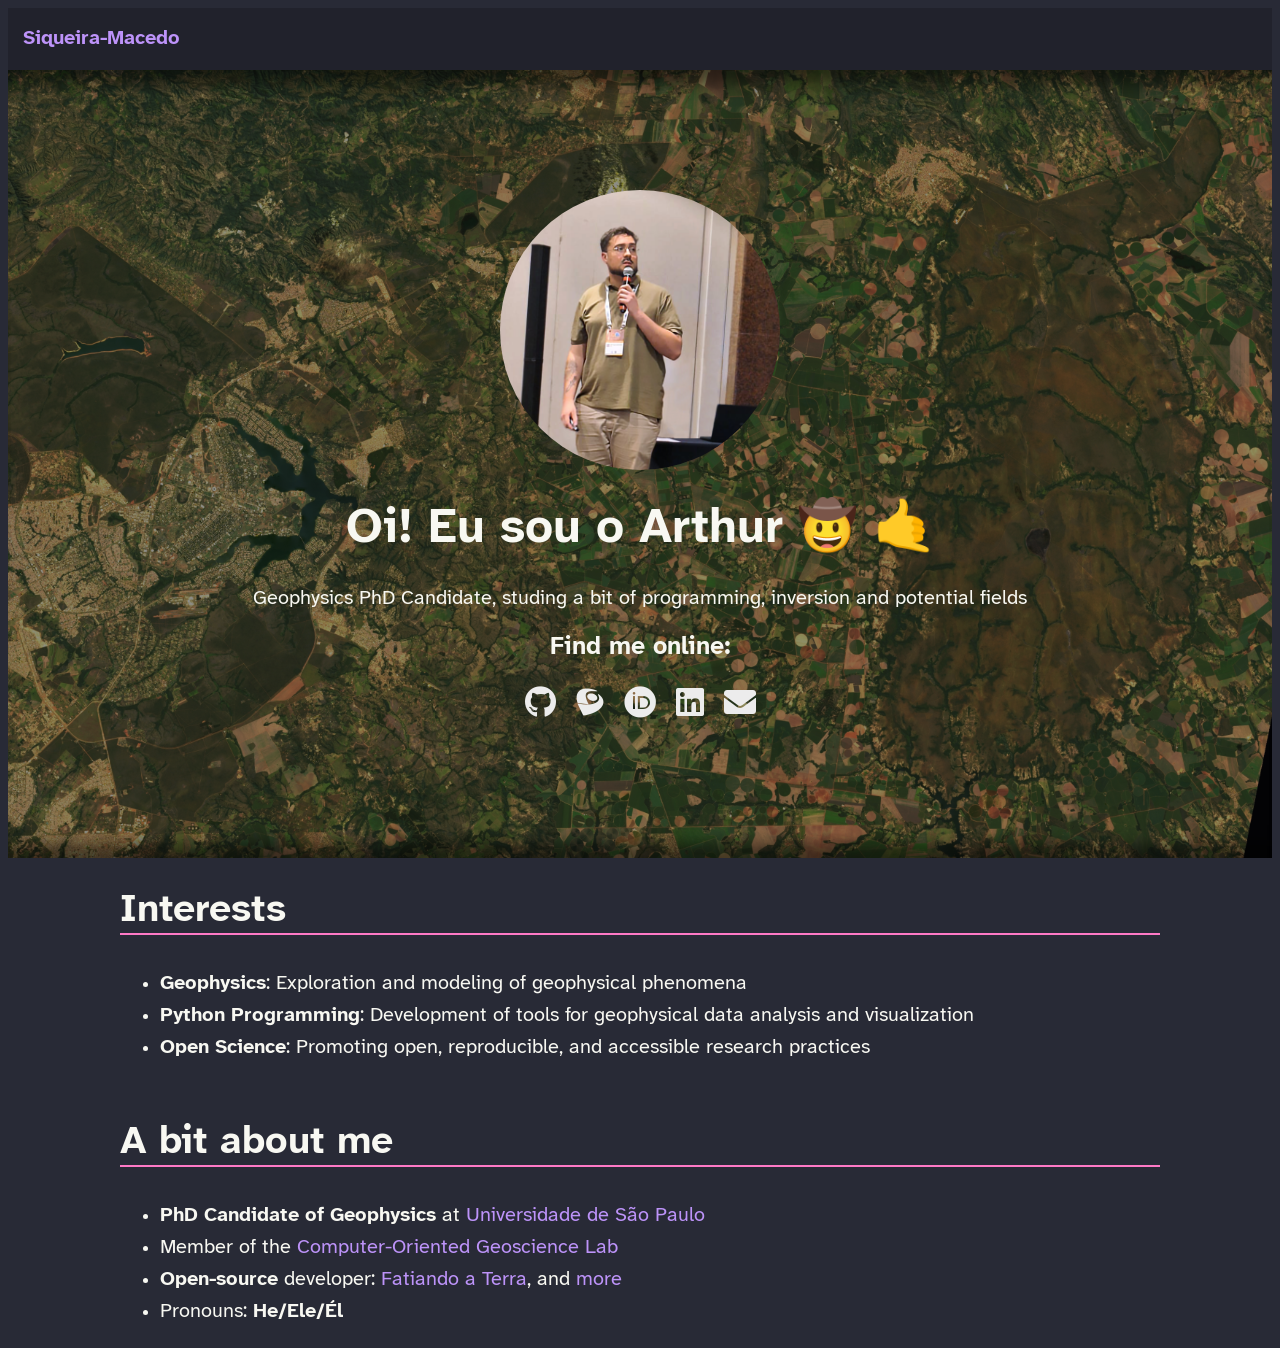
<file: index.html>
<!DOCTYPE html>
<html lang="en">
<head>
    <meta charset="UTF-8">
    <meta name="viewport" content="width=device-width, initial-scale=1.0">
    <title>Siqueira-Macedo</title>
     <!--Site icon-->   
    <link rel="shortcut icon" href="images/favicon/favicon.ico" type="image/x-icon">
    <!--Main CSS style sheet-->
    <link rel="stylesheet" href="css/style.css">
    <!-- Atkinson Hyperlegible fonts -->
    <link rel="stylesheet" href="pkg/atkinson-hyperlegible-next/font.css">
    <link rel="stylesheet" href="pkg/atkinson-hyperlegible-mono/font.css">
    <!-- Academicons -->
    <link rel="stylesheet" href="css/academicons/css/academicons.min.css">
    <!-- fontawesome -->
    <link rel="stylesheet" href="/css/fontawesome/css/all.css">
</head>
<body>
    <header id="top">
    <div class="content-wide spread">
      <a href="."><strong>Siqueira-Macedo</strong></a>
    </div>
  </header>
    <main class="flow">
        <div class="banner" style="background-image: url(images/brasilia.png)">
                <div class="profile flow">
            <img 
                src="images/arthur.png" 
                alt="Arthur Siqueira-Macedo" 
                title="Arthur Siqueira-Macedo"
                draggable="true"
                loading="lazy"
            >
        </div>
        <div class="center-content">
          <h1>Oi! Eu sou o Arthur &#x1F920; &#x1F919;</h1>
          <p> Geophysics PhD Candidate, studing a bit of programming, inversion and potential fields </p>
        <div>
            <h3>Find me online:</h3>    
        </div>
            <ul class="social-icons">
                </li><li><a href="https://github.com/arthursmacedo" aria-label="github"><i class="fab fa-github" title="github" aria-hidden="true"></i></a>
                <li><a href="http://lattes.cnpq.br/8208731636024394"><i class="ai ai-lattes"></i></a></li>
                </li><li><a href="https://orcid.org/0009-0006-5106-4356" aria-label="ORCID"><i class="fab fa-orcid" title="ORCID" aria-hidden="true"></i></a>
                </li><li><a href="https://www.linkedin.com/in/arthur-siqueira-macedo-aa2386172/" aria-label="Linkedin"><i class="fab fa-linkedin" title="linkedin" aria-hidden="true"></i></a>
                </li><li><a href="mailto:arthursiqueiramacedo@gmail.com" aria-label="Mail"><i class="fas fa-envelope" title="Mail" aria-hidden="true"></i></a>
    </li>    </ul> 
    </main>
    <div class="content margin-top-2xl flow">
        <h2 id="interests"> Interests</h2>
            <ul>
                <li> <strong>Geophysics</strong>: Exploration and modeling of geophysical phenomena</li>
                <li> <strong> Python Programming</strong>: Development of tools for geophysical data analysis and visualization</li>
                <li> <strong>Open Science</strong>: Promoting open, reproducible, and accessible research practices</li>
                
            </ul>

        <h2 id="a-bit-about-me">A bit about me</h2>
            <ul>
                <li><strong>PhD Candidate of Geophysics</strong> at <a href="https://www.iag.usp.br">Universidade de São Paulo</a></li>
                <li>Member of the <a href="https://www.compgeolab.org">Computer-Oriented Geoscience Lab</a></li>
                <li><strong>Open-source</strong> developer:
                <a href="https://www.fatiando.org">Fatiando a Terra</a>,
                and <a href="https://github.com/arthursmacedo">more</a></li>
                <li>Pronouns: <strong>He/Ele/Él</strong></li>
            </ul>
</div>
</body>
</html>
</file>
<file: css/style.css>
/* Typography and colors for main elements */
/*****************************************************************************/
:root {
  /* Dracula Official Palette */
  --color-dark: #282a36;        /* Dark Background */
  --color-medium: #6272a4;      /* Comment / Muted Text */
  --color-lightish: #44475a;    /* Current Line / Card Background */
  --color-light: #f8f8f2;       /* Foreground / Main Text */
  --color-primary: #bd93f9;     /* Purple */
  --color-secondary: #ff79c6;   /* Pink */
  --color-muted: #8be9fd;       /* Cyan */
  --color-extramuted: #6272a455;/* Semi-transparent Comment */

  /* Type scale calculated using https://utopia.fyi/type/calculator */
  --size--1: clamp(0.94rem, calc(0.90rem + 0.18vw), 1.04rem);
  --size-0: clamp(1.13rem, calc(1.08rem + 0.22vw), 1.25rem);
  --size-1: clamp(1.41rem, calc(1.35rem + 0.27vw), 1.56rem);
  --size-2: clamp(1.76rem, calc(1.69rem + 0.34vw), 1.95rem);
  --size-3: clamp(2.20rem, calc(2.11rem + 0.42vw), 2.44rem);
  --size-4: clamp(2.75rem, calc(2.64rem + 0.53vw), 3.05rem);
  --size-5: clamp(3.43rem, calc(3.30rem + 0.66vw), 3.82rem);

  /* Space scale calculated using https://utopia.fyi/space/calculator/ */
  --space-3xs: clamp(0.31rem, calc(0.31rem + 0.00vw), 0.31rem);
  --space-2xs: clamp(0.56rem, calc(0.54rem + 0.10vw), 0.63rem);
  --space-xs: clamp(0.88rem, calc(0.85rem + 0.10vw), 0.94rem);
  --space-s: clamp(1.13rem, calc(1.08rem + 0.21vw), 1.25rem);
  --space-m: clamp(1.69rem, calc(1.63rem + 0.31vw), 1.88rem);
  --space-l: clamp(2.25rem, calc(2.17rem + 0.42vw), 2.50rem);
  --space-xl: clamp(3.38rem, calc(3.25rem + 0.63vw), 3.75rem);
  --space-2xl: clamp(4.50rem, calc(4.33rem + 0.83vw), 5.00rem);
  --space-3xl: clamp(6.75rem, calc(6.50rem + 1.25vw), 7.50rem);
  --space-4xl: clamp(10.13rem, calc(9.75rem + 1.88vw), 11.25rem);
  --space-5xl: clamp(15.75rem, calc(15.1413rem + 3.0435vw), 17.5rem);

  /* Spaces and other sizes */
  --gutter: var(--space-xs);
  --block-border: 0.35em;
}

body {
  background: var(--color-dark);
  color: var(--color-light);
  font-family: "Atkinson Hyperlegible Next", sans-serif;
  font-size: var(--size-0);
  line-height: 1.6;
}

a {
  color: var(--color-primary);
  text-decoration: none;
}

a:hover {
  color: var(--color-primary);
  text-decoration: none
}

h1,
h2,
h3 {
  color: var(--color-light);
  font-weight: 800;
  line-height: 1.1;
}

h1 {
  font-size: var(--size-4);
}

h2 {
  font-size: var(--size-3);
  border-bottom: 2px solid var(--color-secondary);
}

h3 {
  font-size: var(--size-1);
}

hr {
  height: 3px;
  background-color: var(--color-extramuted);
  opacity: 1;
  border: none;
  margin-bottom: 3em;
  --flow-space: 3em;
}

code {
  font-family: "Atkinson Hyperlegible Mono", monospace;
  background-color: var(--color-lightish);
  color: var(--color-secondary);
  padding: .2em .3em;
  border-radius: 6px;
}

pre {
  width: 100%;
  background-color: var(--color-lightish);
  color: var(--color-light);
  border-radius: 0.25em;
  overflow: auto;
  display: block;
  padding: var(--gutter);
}

pre > code {
  padding: 0;
  background-color: transparent;
  color: inherit;
}

header, footer {
  background-color: #21222c;
  background-size: cover;
  color: var(--color-light);
}

header {
  padding: var(--gutter);
}

header img {
  height: 40px;
  width: auto;
}

footer {
  padding: var(--space-xl) var(--gutter);
  margin-top: var(--space-3xl);
  line-height: 2;
  border-top: 1px solid var(--color-lightish);
}

footer a {
  color: var(--color-primary);
}

footer a:hover {
  color: var(--color-secondary);
}

nav a {
  color: var(--color-light);
  border-bottom: none;
  text-decoration: none;
}

nav a:hover {
  color: var(--color-secondary);
  border-bottom: none;
  text-decoration: none;
}

nav a.active {
  text-decoration: none;
  border-bottom: 2px solid var(--color-secondary);
}

nav a::after{
  content: "";
  display: block;
  width: 100%;
  height: 2px;
  background: var(--color-secondary);
  transition: transform 0.2s ease-in-out;
  transform: scale(0);
}

nav a:hover::after {
  transform: scale(1);
}

nav a.active:hover::after {
  transform: scale(0);
}

figure > img {
  box-shadow: 0px 4px 15px rgba(0, 0, 0, 0.5);
}

figcaption {
  font-size: var(--size--1);
  color: var(--color-medium);
  text-align: center;
}

figcaption a {
  color: var(--color-muted);
}

figcaption a:hover {
  color: var(--color-primary);
}

img {
  width: 100%;
}

blockquote {
  border-left: var(--block-border) solid var(--color-primary);
  background-color: var(--color-lightish);
  color: var(--color-light);
  padding: var(--gutter);
  border-radius: 0 4px 4px 0;
}


/* Flow and rythm */
/*****************************************************************************/
.flow > * + * {
  margin-block-start: var(--flow-space, 1em);
}

:is(h1, h2, h3, figure) {
  --flow-space: 1.5em;
}

/* Flow elements inside these containers automatically */
blockquote > * + *, figure > * + *, .callout > * + * {
  margin-block-start: 0.5em;
}

.center-content{
  justify-content: center;
  text-align: center;
  line-height: var(--space-s);
}


ul.social-icons {
  list-style: none;
  padding: 0;
  display: flex;
  align-items: center;
  justify-content: center;
}

ul.social-icons > li {
  margin: 0 10px;
  font-size: 2.0rem;
}

ul.social-icons > li > a {
  color: #ececec;
  text-decoration: none;
}


ul.social-icons > li > a:hover {
  color: #ff79c6;
  opacity: 80%;
  text-decoration: none;
}
/* Blocks */
/*****************************************************************************/
.content {
  max-width: 80ch;
  margin-left: auto;
  margin-right: auto;
  padding-left: var(--gutter);
  padding-right: var(--gutter);
}

.content-wide {
  max-width: 1320px;
  margin-left: auto;
  margin-right: auto;
}

.banner {
  width: 100%;
  background-size: cover;
  background-position: center right;
  box-shadow:
    inset 0px 30px 15px -15px rgba(0, 0, 0, 0.50),
    inset 0px -30px 15px -15px rgba(0, 0, 0, 0.50);
  padding: var(--space-3xl) 0;
  color: var(--color-light);
  line-height: .25;
  --flow-space: 2em;
}

.banner a {
  color: var(--color-primary);
  text-decoration: none;
}

.banner a:hover {
  color: var(--color-secondary);
  text-decoration: none;
}

.callout {
  background-color: var(--color-lightish);
  border-left: var(--block-border) solid var(--color-primary);
  padding: var(--gutter);
  border-radius: 0 4px 4px 0;
}

.lead {
  font-size: var(--size-1);
  color: var(--color-muted);
}

.profile {
  display: flex;
  flex-wrap: wrap;
  align-items: center;
  justify-content: center;
  gap: var(--gutter) var(--space-m);
  --flow-space: 2em;
}


.profile img {
  border-radius:50%;
  max-width: var(--space-5xl);
  
  justify-content: center;
}

.profile-info {
  flex: 3;
  order: 2;
  min-width: 30ch;
  line-height: 1.5;
  --flow-space: 0.5em;
}

.column-container {
  display: flex;
  flex-wrap: wrap;
  align-items: start;
  justify-content: flex-start;
  gap: var(--space-l) var(--space-m);
}

.column-body {
  flex: 3;
  min-width: 70%;
}

.column-body > nav a {
  color: var(--color-primary);
}

.column-body > nav a:hover {
  color: var(--color-secondary);
  text-decoration: none;
}

.column-nav {
  flex: 1;
  min-width: 18ch;
  height: 100%;
  padding-left: var(--gutter);
  border-left: 2px solid var(--color-extramuted);
  --flow-space: 0.75em;
  position: sticky;
  top: 0;
}

.column-nav a {
  color: var(--color-medium);
  text-decoration: none;
}

.column-nav a:hover {
  color: var(--color-light);
  text-decoration: none;
}

.column-nav ol {
  padding-left: 0;
}

.column-nav li {
  list-style-position: inside;
  padding-left: var(--space-3xs);
  border-left: 3px solid transparent;
  line-height: 1.2;
}

.column-nav li::marker {
  color: var(--color-medium);
}

.column-nav li:hover {
  border-left: 3px solid var(--color-secondary);
}

.column-nav li:hover::marker {
  color: var(--color-light);
}

.column-nav li.active {
  border-left: 3px solid var(--color-secondary);
}

.column-nav li.active > a {
  color: var(--color-light);
}

.column-nav li.active::marker {
  color: var(--color-light);
}


/* Utilities */
/*****************************************************************************/
.list-inline {
  display: flex;
  flex-wrap: wrap;
  align-items: center;
  justify-content: flex-start;
  gap: var(--gutter);
  line-height: 1;
  padding-left: 0;
  justify-content: center;
  list-style: none;
}

.spread {
  display: flex;
  flex-wrap: wrap;
  align-items: center;
  justify-content: space-between;
  gap: var(--gutter);
}


/* Utilities */
/*****************************************************************************/
.flow-large {
  --flow-space: 2.5em;
}

.extra-space {
  margin-top: var(--space-2xl);
}

.extra-space-xl {
  margin-top: var(--space-3xl);
}

.extra-space-xs {
  margin-top: var(--space-l);
}

.font-small {
  font-size: var(--size--1);
}

.font-normal {
  font-size: var(--size-0);
}

.font-large {
  font-size: var(--size-1);
}

.text-center {
  text-align: center;
}

.text-right {
  text-align: right;
}

.text-bold {
  font-weight: bold;
}

.text-italic {
  font-style: italic;
}

.text-muted {
  color: var(--color-medium);
}

.text-muted a {
  color: var(--color-medium);
}

.text-muted a:hover {
  color: var(--color-primary);
}

/* Create thumbnail for youtube videos */
/* ----------------------------------- */

.ratio {
  position: relative;
  width: 100%;
}
.ratio::before {
  display: block;
  padding-top: var(--bs-aspect-ratio);
  content: "";
}
.ratio > * {
  position: absolute;
  top: 0;
  left: 0;
  width: 100%;
  height: 100%;
}

.ratio-1x1 {
  --bs-aspect-ratio: 100%;
}

.ratio-4x3 {
  --bs-aspect-ratio: 75%;
}

.ratio-16x9 {
  --bs-aspect-ratio: 56.25%;
}

.ratio-21x9 {
  --bs-aspect-ratio: 42.8571428571%;
}

.yt {
  background-size: cover;
  text-align: center;
  width: 100%;
  height: 100%;
}

.yt a {
  text-decoration: none;
  color: var(--color-light);
}

.yt a:hover {
  text-decoration: none;
  color: var(--color-secondary);
}

.play-button {
  width: 68px;
  height: 48px;
  position: absolute;
  left: 50%;
  top: 50%;
  margin-left: -34px;
  margin-top: -32px;
  background-color: rgba(40, 42, 54, 0.85);
  border-radius: 10px;
  display: flex;
  transition: background-color 0.2s ease;
}

.play-button:hover {
  background-color: var(--color-secondary);
}

.play-button img {
  width: 25%;
  height: auto;
  margin-left: auto;
  margin-right: auto;
}

.watch-on-yt {
  background-color: rgba(40, 42, 54, 0.85);
  position: absolute;
  left: 0px;
  top: auto;
  bottom: 5px;
  height: 48px;
  width: auto;
  padding: 10px 12px;
  display: flex;
  justify-content: space-between;
  align-items: center;
  font-size: var(--size-0);
  line-height: var(--size-0);
}

.watch-on-yt img {
  height: var(--size-0);
  width: auto;
  margin-left: 0.5rem;
  padding-bottom: 1px;
}
/* ----------------------------------- */
</file>
<file: pkg/atkinson-hyperlegible-next/font.css>
/* Define the Atkinson Hyperlegible font */

@font-face {
	font-family: 'Atkinson Hyperlegible Next';
	src: url('AtkinsonHyperlegibleNext-Regular.woff2') format('woff2');
	font-weight: normal;
	font-style: normal;
}

@font-face {
	font-family: 'Atkinson Hyperlegible Next';
	src: url('AtkinsonHyperlegibleNext-RegularItalic.woff2') format('woff2');
	font-weight: normal;
	font-style: italic;
}

@font-face {
	font-family: 'Atkinson Hyperlegible Next';
	src: url('AtkinsonHyperlegibleNext-Bold.woff2') format('woff2');
	font-weight: bold;
	font-style: normal;
}

@font-face {
	font-family: 'Atkinson Hyperlegible Next';
	src: url('AtkinsonHyperlegibleNext-BoldItalic.woff2') format('woff2');
	font-weight: bold;
	font-style: italic;
}
</file>
<file: pkg/atkinson-hyperlegible-mono/font.css>
/* Define the Atkinson Hyperlegible Mono font */

@font-face {
	font-family: 'Atkinson Hyperlegible Mono';
	src: url('AtkinsonHyperlegibleMono-Regular.woff2') format('woff2');
	font-weight: normal;
	font-style: normal;
    size-adjust: 90%;
}

@font-face {
	font-family: 'Atkinson Hyperlegible Mono';
	src: url('AtkinsonHyperlegibleMono-Bold.woff2') format('woff2');
	font-weight: bold;
	font-style: normal;
    size-adjust: 90%;
}
</file>
<file: css/academicons/css/academicons.min.css>
@font-face {font-family: 'Academicons';font-style: normal;font-weight: 400;font-display: block;src:url('../fonts/academicons.eot');src:url('../fonts/academicons.eot') format('embedded-opentype'), url('../fonts/academicons.ttf') format('truetype'), url('../fonts/academicons.woff') format('woff'), url('../fonts/academicons.svg') format('svg');}.ai {font-family: 'Academicons';font-weight: 400;-moz-osx-font-smoothing: grayscale;-webkit-font-smoothing: antialiased;display: inline-block;font-style: normal;font-variant: normal;text-rendering: auto;line-height: 1;}.ai-academia:before {content: "\e9af";}.ai-academia-square:before {content: "\e93d";}.ai-acclaim:before {content: "\e92e";}.ai-acclaim-square:before {content: "\e93a";}.ai-acm:before {content: "\e93c";}.ai-acm-square:before {content: "\e95d";}.ai-acmdl:before {content: "\e96a";}.ai-acmdl-square:before {content: "\e9d3";}.ai-ads:before {content: "\e9cb";}.ai-ads-square:before {content: "\e94a";}.ai-africarxiv:before {content: "\e91b";}.ai-africarxiv-square:before {content: "\e90b";}.ai-archive:before {content: "\e955";}.ai-archive-square:before {content: "\e956";}.ai-arxiv:before {content: "\e974";}.ai-arxiv-square:before {content: "\e9a6";}.ai-biorxiv:before {content: "\e9a2";}.ai-biorxiv-square:before {content: "\e98b";}.ai-ceur:before {content: "\e96d";}.ai-ceur-square:before {content: "\e92f";}.ai-ciencia-vitae:before {content: "\e912";}.ai-ciencia-vitae-square:before {content: "\e913";}.ai-clarivate:before {content: "\e924";}.ai-clarivate-square:before {content: "\e925";}.ai-closed-access:before {content: "\e942";}.ai-closed-access-square:before {content: "\e943";}.ai-conversation:before {content: "\e94c";}.ai-conversation-square:before {content: "\e915";}.ai-coursera:before {content: "\e95f";}.ai-coursera-square:before {content: "\e97f";}.ai-crossref:before {content: "\e918";}.ai-crossref-square:before {content: "\e919";}.ai-cv:before {content: "\e9a5";}.ai-cv-square:before {content: "\e90a";}.ai-datacite:before {content: "\e91c";}.ai-datacite-square:before {content: "\e91d";}.ai-dataverse:before {content: "\e9f7";}.ai-dataverse-square:before {content: "\e9e4";}.ai-dblp:before {content: "\e94f";}.ai-dblp-square:before {content: "\e93f";}.ai-depsy:before {content: "\e97a";}.ai-depsy-square:before {content: "\e94b";}.ai-doi:before {content: "\e97e";}.ai-doi-square:before {content: "\e98f";}.ai-dryad:before {content: "\e97c";}.ai-dryad-square:before {content: "\e98c";}.ai-elsevier:before {content: "\e961";}.ai-elsevier-square:before {content: "\e910";}.ai-figshare:before {content: "\e981";}.ai-figshare-square:before {content: "\e9e7";}.ai-google-scholar:before {content: "\e9d4";}.ai-google-scholar-square:before {content: "\e9f9";}.ai-hal:before {content: "\e92c";}.ai-hal-square:before {content: "\e92d";}.ai-hypothesis:before {content: "\e95a";}.ai-hypothesis-square:before {content: "\e95b";}.ai-ideas-repec:before {content: "\e9ed";}.ai-ideas-repec-square:before {content: "\e9f8";}.ai-ieee:before {content: "\e929";}.ai-ieee-square:before {content: "\e9b9";}.ai-impactstory:before {content: "\e9cf";}.ai-impactstory-square:before {content: "\e9aa";}.ai-inaturalist:before {content: "\e900";}.ai-inaturalist-square:before {content: "\e901";}.ai-inpn:before {content: "\e902";}.ai-inpn-square:before {content: "\e903";}.ai-inspire:before {content: "\e9e9";}.ai-inspire-square:before {content: "\e9fe";}.ai-isidore:before {content: "\e936";}.ai-isidore-square:before {content: "\e954";}.ai-isni:before {content: "\e957";}.ai-isni-square:before {content: "\e958";}.ai-jstor:before {content: "\e938";}.ai-jstor-square:before {content: "\e944";}.ai-lattes:before {content: "\e9b3";}.ai-lattes-square:before {content: "\e99c";}.ai-mathoverflow:before {content: "\e9f6";}.ai-mathoverflow-square:before {content: "\e97b";}.ai-mendeley:before {content: "\e9f0";}.ai-mendeley-square:before {content: "\e9f3";}.ai-moodle:before {content: "\e907";}.ai-moodle-square:before {content: "\e908";}.ai-mtmt:before {content: "\e950";}.ai-mtmt-square:before {content: "\e951";}.ai-nakala:before {content: "\e940";}.ai-nakala-square:before {content: "\e941";}.ai-obp:before {content: "\e92a";}.ai-obp-square:before {content: "\e92b";}.ai-open-access:before {content: "\e939";}.ai-open-access-square:before {content: "\e9f4";}.ai-open-data:before {content: "\e966";}.ai-open-data-square:before {content: "\e967";}.ai-open-materials:before {content: "\e968";}.ai-open-materials-square:before {content: "\e969";}.ai-openedition:before {content: "\e946";}.ai-openedition-square:before {content: "\e947";}.ai-orcid:before {content: "\e9d9";}.ai-orcid-square:before {content: "\e9c3";}.ai-osf:before {content: "\e9ef";}.ai-osf-square:before {content: "\e931";}.ai-overleaf:before {content: "\e914";}.ai-overleaf-square:before {content: "\e98d";}.ai-philpapers:before {content: "\e98a";}.ai-philpapers-square:before {content: "\e96f";}.ai-piazza:before {content: "\e99a";}.ai-piazza-square:before {content: "\e90c";}.ai-preregistered:before {content: "\e906";}.ai-preregistered-square:before {content: "\e96b";}.ai-protocols:before {content: "\e952";}.ai-protocols-square:before {content: "\e953";}.ai-psyarxiv:before {content: "\e90e";}.ai-psyarxiv-square:before {content: "\e90f";}.ai-publons:before {content: "\e937";}.ai-publons-square:before {content: "\e94e";}.ai-pubmed:before {content: "\e99f";}.ai-pubmed-square:before {content: "\e97d";}.ai-pubpeer:before {content: "\e922";}.ai-pubpeer-square:before {content: "\e923";}.ai-researcherid:before {content: "\e91a";}.ai-researcherid-square:before {content: "\e95c";}.ai-researchgate:before {content: "\e95e";}.ai-researchgate-square:before {content: "\e99e";}.ai-ror:before {content: "\e948";}.ai-ror-square:before {content: "\e949";}.ai-sci-hub:before {content: "\e959";}.ai-sci-hub-square:before {content: "\e905";}.ai-scirate:before {content: "\e98e";}.ai-scirate-square:before {content: "\e99d";}.ai-scopus:before {content: "\e91e";}.ai-scopus-square:before {content: "\e91f";}.ai-semantic-scholar:before {content: "\e96e";}.ai-semantic-scholar-square:before {content: "\e96c";}.ai-springer:before {content: "\e928";}.ai-springer-square:before {content: "\e99b";}.ai-ssrn:before {content: "\e916";}.ai-ssrn-square:before {content: "\e917";}.ai-stackoverflow:before {content: "\e920";}.ai-stackoverflow-square:before {content: "\e921";}.ai-viaf:before {content: "\e933";}.ai-viaf-square:before {content: "\e934";}.ai-wiley:before {content: "\e926";}.ai-wiley-square:before {content: "\e927";}.ai-zenodo:before {content: "\e911";}.ai-zotero:before {content: "\e962";}.ai-zotero-square:before {content: "\e932";}.ai-lg {font-size: 1.33333em;line-height: 0.75em;vertical-align: -.0667em;}.ai-xs {font-size: .75em;}.ai-sm {font-size: .875em;}.ai-1x {font-size: 1em;}.ai-2x {font-size: 2em;}.ai-3x {font-size: 3em;}.ai-4x {font-size: 4em;}.ai-5x {font-size: 5em;}.ai-6x {font-size: 6em;}.ai-7x {font-size: 7em;}.ai-8x {font-size: 8em;}.ai-9x {font-size: 9em;}.ai-10x {font-size: 10em;}.ai-fw {text-align: center;width: 1.25em;}.ai-ul {list-style-type: none;margin-left: 2.5em;padding-left: 0;}.ai-ul > li {position: relative;}.ai-li {left: -2em;position: absolute;text-align: center;width: 2em;line-height: inherit;}.ai-border {border: solid 0.08em #eee;border-radius: .1em;padding: .2em .25em .15em;}.ai-pull-left {float: left;}.ai-pull-right {float: right;}.ai.ai-pull-left {margin-right: .3em;}.ai.ai-pull-right {margin-right: .3em;}.ai-stack {display: inline-block;height: 2em;line-height: 2em;position: relative;vertical-align: middle;width: 2.5em;}.ai-stack-1x, .ai-stack-2x {left: 0;position: absolute;text-align: center;width: 100%;}.ai-stack-1x {line-height: inherit;}.ai-stack-2x {font-size: 2em;}.ai-inverse {color: #fff;}
</file>
